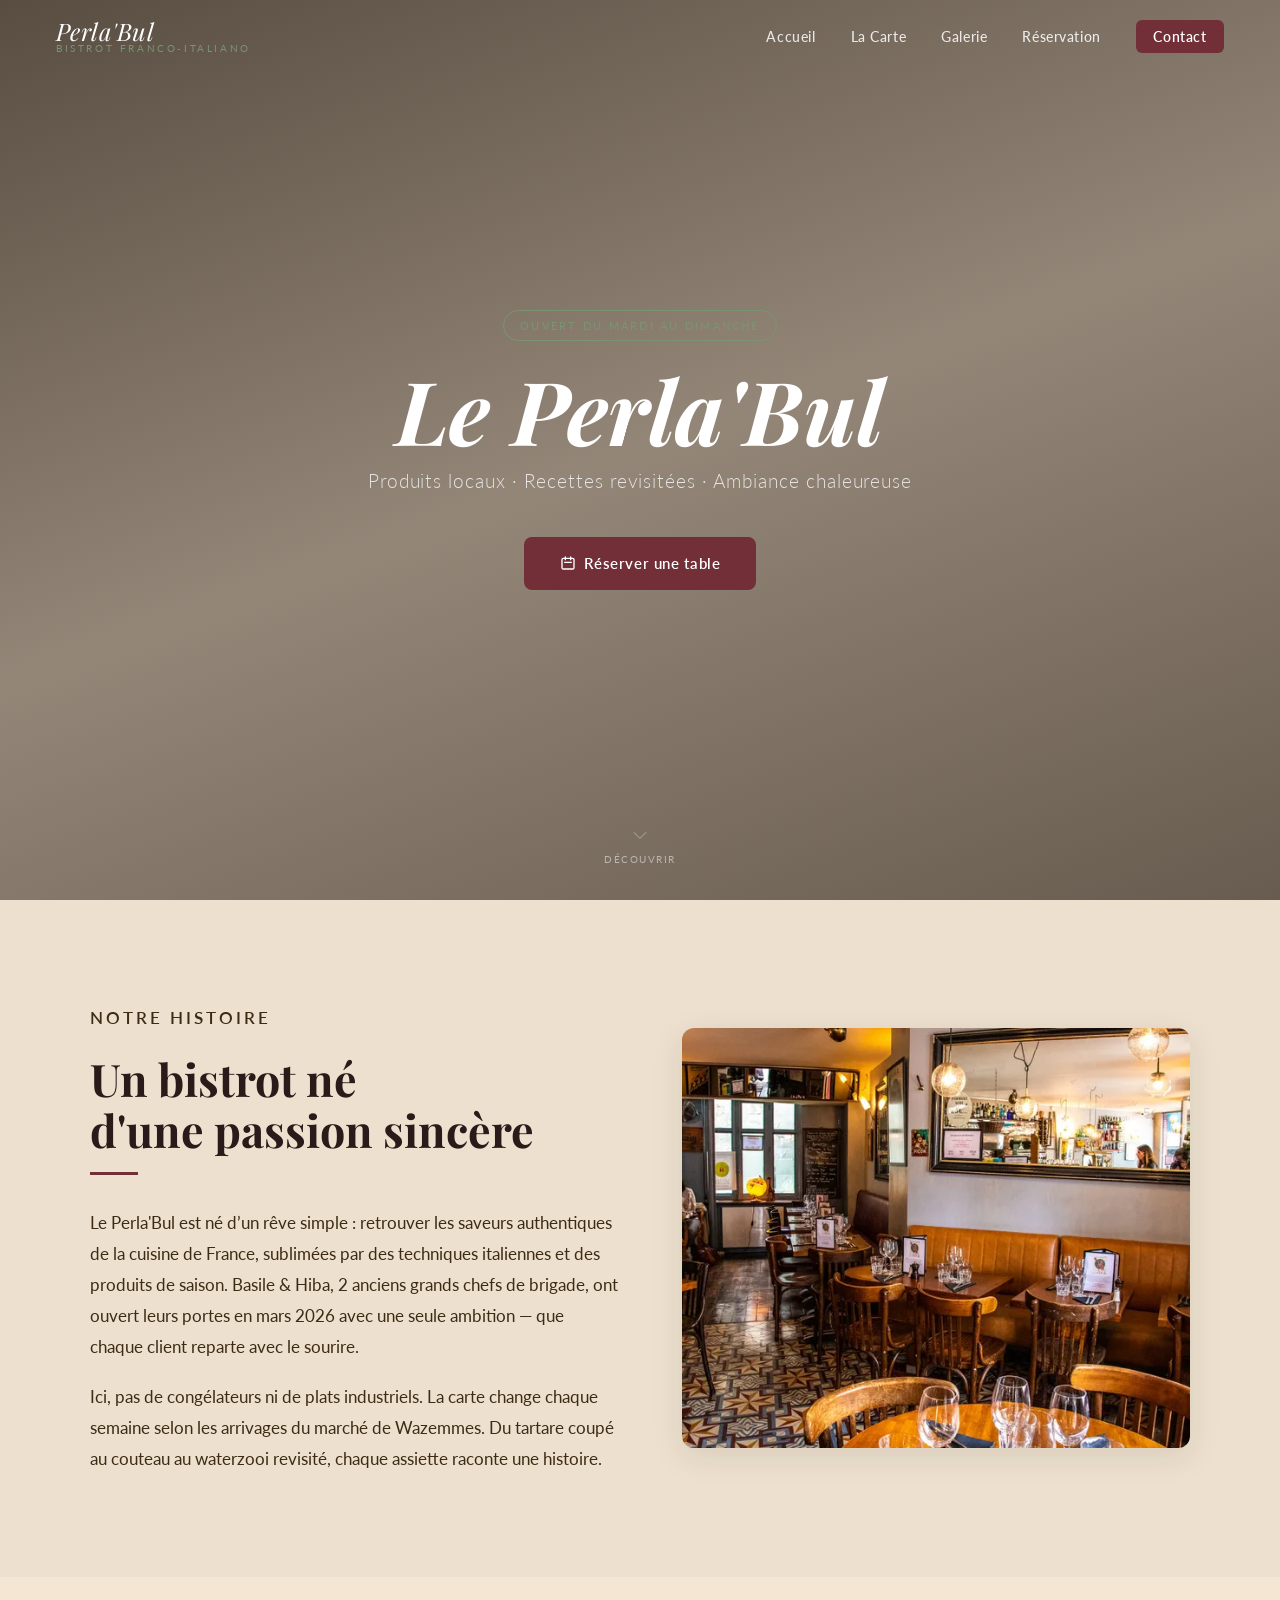
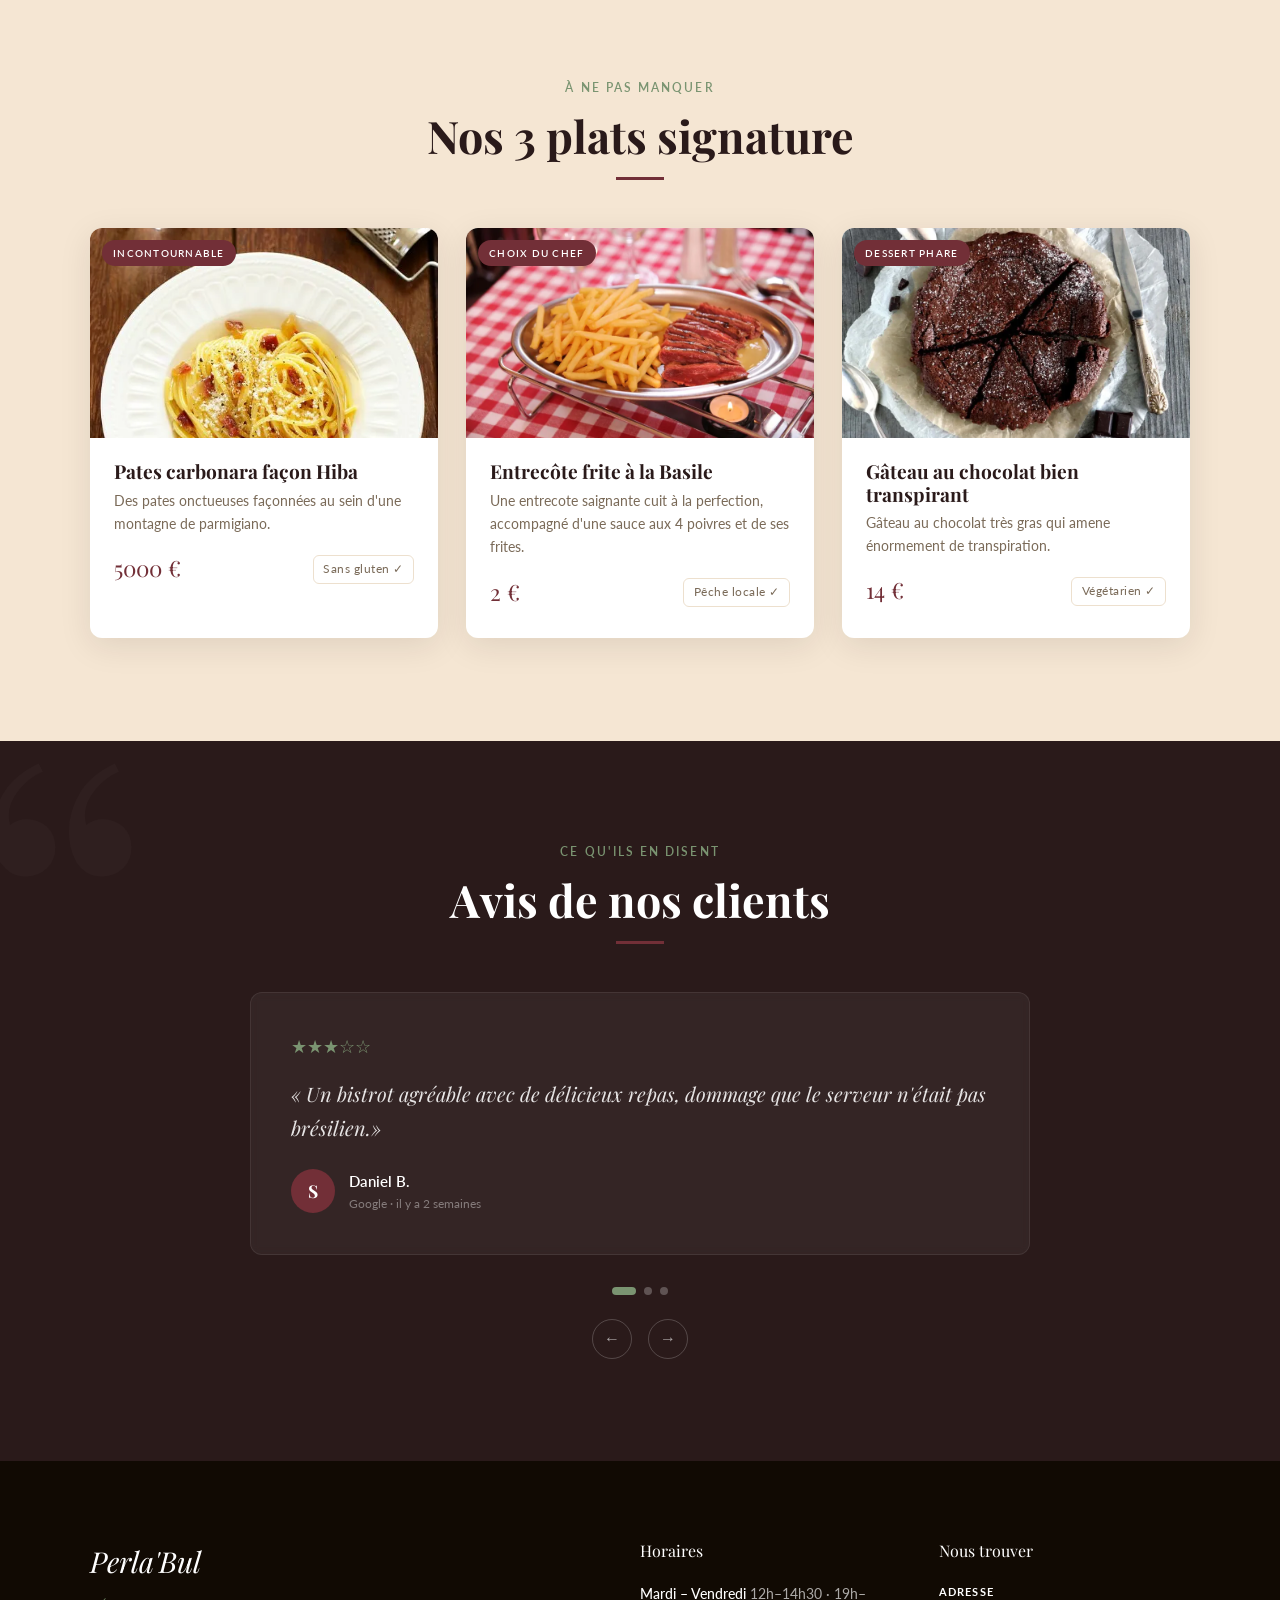
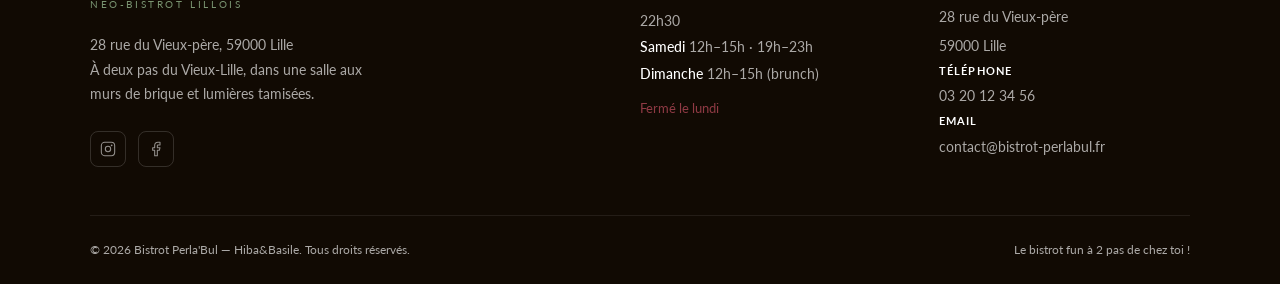
<file: index.html>
<!DOCTYPE html>
<html lang="fr">
<head>
  <meta charset="UTF-8" />
  <meta name="viewport" content="width=device-width, initial-scale=1.0" />
  <title>Le Perla'Bul</title>
  <link rel="preconnect" href="https://fonts.googleapis.com" />
  <link rel="preconnect" href="https://fonts.gstatic.com" crossorigin />
  <link href="https://fonts.googleapis.com/css2?family=Playfair+Display:ital,wght@0,400;0,600;0,700;1,400;1,600&family=Lato:wght@300;400;700&display=swap" rel="stylesheet" />
  <link rel="stylesheet" href="css/style.css" />
</head>
<body>
  <!-- ══════════ NAVBAR ══════════ -->
  <nav id="navbar">
    <a href="index.html" class="nav-logo">
      <span class="logo-main">Perla'Bul</span>
      <span class="logo-sub">Bistrot franco-italiano</span>
    </a>
    <ul class="nav-links">
      <li><a href="index.html">Accueil</a></li>
      <li><a href="menu.html">La Carte</a></li>
      <li><a href="galerie.html">Galerie</a></li>
      <li><a href="reservation.html">Réservation</a></li>
      <li><a href="contact.html" class="nav-cta">Contact</a></li>
    </ul>
    <button id="burger" aria-label="Menu">
      <span></span><span></span><span></span>
    </button>
  </nav>
  <nav id="mobile-menu">
    <a href="index.html">Accueil</a>
    <a href="menu.html">La Carte</a>
    <a href="galerie.html">Galerie</a>
    <a href="reservation.html">Réservation</a>
    <a href="contact.html">Contact</a>
  </nav>

  <!-- ══════════ HERO ══════════ -->
  <section id="hero">
    <div class="hero-bg"></div>
    <div class="hero-content">
      <span class="hero-badge">Ouvert du mardi au dimanche</span>
      <h1 class="hero-title">Le Perla'Bul<br> </h1>
      <p class="hero-slogan">Produits locaux · Recettes revisitées · Ambiance chaleureuse</p>
      <a href="reservation.html" class="hero-btn">
        <svg xmlns="http://www.w3.org/2000/svg" fill="none" viewBox="0 0 24 24" stroke="currentColor" stroke-width="2"><path stroke-linecap="round" stroke-linejoin="round" d="M8 7V3m8 4V3m-9 8h10M5 21h14a2 2 0 002-2V7a2 2 0 00-2-2H5a2 2 0 00-2 2v12a2 2 0 002 2z"/></svg>
        Réserver une table
      </a>
    </div>
    <div class="hero-scroll">
      <svg xmlns="http://www.w3.org/2000/svg" fill="none" viewBox="0 0 24 24" stroke="currentColor" stroke-width="1.5"><path stroke-linecap="round" stroke-linejoin="round" d="M19 9l-7 7-7-7"/></svg>
      Découvrir
    </div>
  </section>

  <!-- ══════════ NOTRE HISTOIRE ══════════ -->
  <section id="histoire">
    <div class="histoire-inner">
      <div class="histoire-text">
        <p class="section-label">Notre histoire</p>
        <h2 class="section-title">Un bistrot né<br>d'une passion sincère</h2>
        <div class="divider"></div>
        <p>Le Perla'Bul est né d’un rêve simple : retrouver les saveurs authentiques de la cuisine de France, sublimées par des techniques italiennes et des produits de saison. Basile & Hiba, 2 anciens grands chefs de brigade, ont ouvert leurs portes en mars 2026 avec une seule ambition — que chaque client reparte avec le sourire.</p>
        <p>Ici, pas de congélateurs ni de plats industriels. La carte change chaque semaine selon les arrivages du marché de Wazemmes. Du tartare coupé au couteau au waterzooi revisité, chaque assiette raconte une histoire.</p>
      </div>
      <div class="histoire-img">
        <img src="img/salle-bistrot.jpg" alt="Intérieur du Bistrot Le Rétro" loading="lazy" />
      </div>
    </div>
  </section>

  <!-- ══════════ PLATS SIGNATURE ══════════ -->
  <section id="plats">
    <div class="plats-header">
      <p class="section-label">À ne pas manquer</p>
      <h2 class="section-title">Nos 3 plats signature</h2>
      <div class="divider center"></div>
    </div>
    <div class="plats-grid">
      <article class="plat-card">
        <div class="plat-img">
          <img src="img/pates-carbo.jpg" alt="Tartare de bœuf" loading="lazy" />
          <span class="plat-tag">Incontournable</span>
        </div>
        <div class="plat-body">
          <h3 class="plat-name">Pates carbonara façon Hiba</h3>
          <p class="plat-desc">Des pates onctueuses façonnées au sein d'une montagne de parmigiano.</p>
          <div class="plat-footer">
            <span class="plat-price">5000 €</span>
            <span class="plat-badge">Sans gluten ✓</span>
          </div>
        </div>
      </article>
      <article class="plat-card">
        <div class="plat-img">
          <img src="img/entrecote-frite-jpg.webp" alt="Sole meunière" loading="lazy" />
          <span class="plat-tag">Choix du Chef</span>
        </div>
        <div class="plat-body">
          <h3 class="plat-name">Entrecôte frite à la Basile</h3>
          <p class="plat-desc">Une entrecote saignante cuit à la perfection, accompagné d'une sauce aux 4 poivres et de ses frites.</p>
          <div class="plat-footer">
            <span class="plat-price">2 €</span>
            <span class="plat-badge">Pêche locale ✓</span>
          </div>
        </div>
      </article>
      <article class="plat-card">
        <div class="plat-img">
          <img src="img/gateau-chocolat.jpg" alt="Crème brûlée" loading="lazy" />
          <span class="plat-tag">Dessert phare</span>
        </div>
        <div class="plat-body">
          <h3 class="plat-name">Gâteau au chocolat bien transpirant</h3>
          <p class="plat-desc">Gâteau au chocolat très gras qui amene énormement de transpiration.</p>
          <div class="plat-footer">
            <span class="plat-price">14 €</span>
            <span class="plat-badge">Végétarien ✓</span>
          </div>
        </div>
      </article>
    </div>
  </section>

  <!-- ══════════ AVIS CLIENTS (carousel) ══════════ -->
  <section id="avis">
    <div class="avis-header">
      <p class="section-label">Ce qu'ils en disent</p>
      <h2 class="section-title">Avis de nos clients</h2>
      <div class="divider center"></div>
    </div>
    <div class="carousel-wrap">
      <div class="carousel-track">
        <div class="carousel-slides" id="carousel-slides">
          <div class="avis-card">
            <div class="stars">★★★☆☆</div>
            <p class="avis-text">« Un bistrot agréable avec de délicieux repas, dommage que le serveur n'était pas brésilien.»</p>
            <div class="avis-author">
              <div class="avis-avatar">S</div>
              <div><p class="avis-name">Daniel B.</p><p class="avis-date">Google · il y a 2 semaines</p></div>
            </div>
          </div>
          <div class="avis-card">
            <div class="stars">★★★★★</div>
            <p class="avis-text">« Une saison blanche ? Tu es sûr ? Qu’est-ce qu’une saison blanche ? Tu regardes les matchs ?»</p>
            <div class="avis-author">
              <div class="avis-avatar">T</div>
              <div><p class="avis-name">Mbappe K.</p><p class="avis-date">TripAdvisor · il y a 1 mois</p></div>
            </div>
          </div>
          <div class="avis-card">
            <div class="stars">★★★★☆</div>
            <p class="avis-text">« Realmente muito bom, mas Valverde e Tchouameni brigaram no bistrô. »</p>
            <div class="avis-author">
              <div class="avis-avatar">A</div>
              <div><p class="avis-name">Vinicius J.</p><p class="avis-date">Google · il y a 3 semaines</p></div>
            </div>
          </div>
        </div>
      </div>
      <div class="carousel-dots" id="carousel-dots">
        <button class="dot active" data-idx="0"></button>
        <button class="dot" data-idx="1"></button>
        <button class="dot" data-idx="2"></button>
      </div>
      <div class="carousel-nav">
        <button class="carousel-btn" id="prev-btn" aria-label="Précédent">&#8592;</button>
        <button class="carousel-btn" id="next-btn" aria-label="Suivant">&#8594;</button>
      </div>
    </div>
  </section>

  <!-- ══════════ FOOTER ══════════ -->
  <footer id="contact">
    <div class="footer-grid">
      <div class="footer-brand">
        <span class="logo-main serif" style="font-style:italic;color:#fff;">Perla'Bul</span>
        <span class="logo-sub" style="letter-spacing:.25em;text-transform:uppercase;font-size:.65rem;color:var(--sage);">Néo-Bistrot Lillois</span>
        <p>28 rue du Vieux-père, 59000 Lille<br>À deux pas du Vieux-Lille, dans une salle aux murs de brique et lumières tamisées.</p>
        <div class="social-row">
          <a href="#" class="social-icon" aria-label="Instagram">
            <svg xmlns="http://www.w3.org/2000/svg" fill="none" viewBox="0 0 24 24" stroke="currentColor" stroke-width="1.6"><rect x="2" y="2" width="20" height="20" rx="5"/><circle cx="12" cy="12" r="4"/><circle cx="17.5" cy="6.5" r=".5" fill="currentColor"/></svg>
          </a>
          <a href="#" class="social-icon" aria-label="Facebook">
            <svg xmlns="http://www.w3.org/2000/svg" fill="none" viewBox="0 0 24 24" stroke="currentColor" stroke-width="1.6"><path stroke-linecap="round" stroke-linejoin="round" d="M18 2h-3a5 5 0 00-5 5v3H7v4h3v8h4v-8h3l1-4h-4V7a1 1 0 011-1h3z"/></svg>
          </a>
        </div>
      </div>
      <div>
        <p class="footer-title">Horaires</p>
        <ul class="footer-hours">
          <li><span>Mardi – Vendredi</span> 12h–14h30 · 19h–22h30</li>
          <li><span>Samedi</span> 12h–15h · 19h–23h</li>
          <li><span>Dimanche</span> 12h–15h (brunch)</li>
          <li style="margin-top:.5rem;color:var(--wine-light);font-size:.82rem;">Fermé le lundi</li>
        </ul>
      </div>
      <div>
        <p class="footer-title">Nous trouver</p>
        <ul class="footer-contact">
          <li><strong>Adresse</strong>28 rue du Vieux-père<br>59000 Lille</li>
          <li><strong>Téléphone</strong><a href="tel:+33320123456">03 20 12 34 56</a></li>
          <li><strong>Email</strong><a href="mailto:contact@bistrot-retro.fr">contact@bistrot-perlabul.fr</a></li>
        </ul>
      </div>
    </div>
    <div class="footer-bottom">
      <span>© 2026 Bistrot Perla'Bul — Hiba&Basile. Tous droits réservés.</span>
      <span>Le bistrot fun à 2 pas de chez toi !</span>
    </div>
  </footer>

  <!-- Scripts -->
  <script src="js/main.js"></script>
  <script src="js/index.js" defer></script>
</body>
</html>
</file>
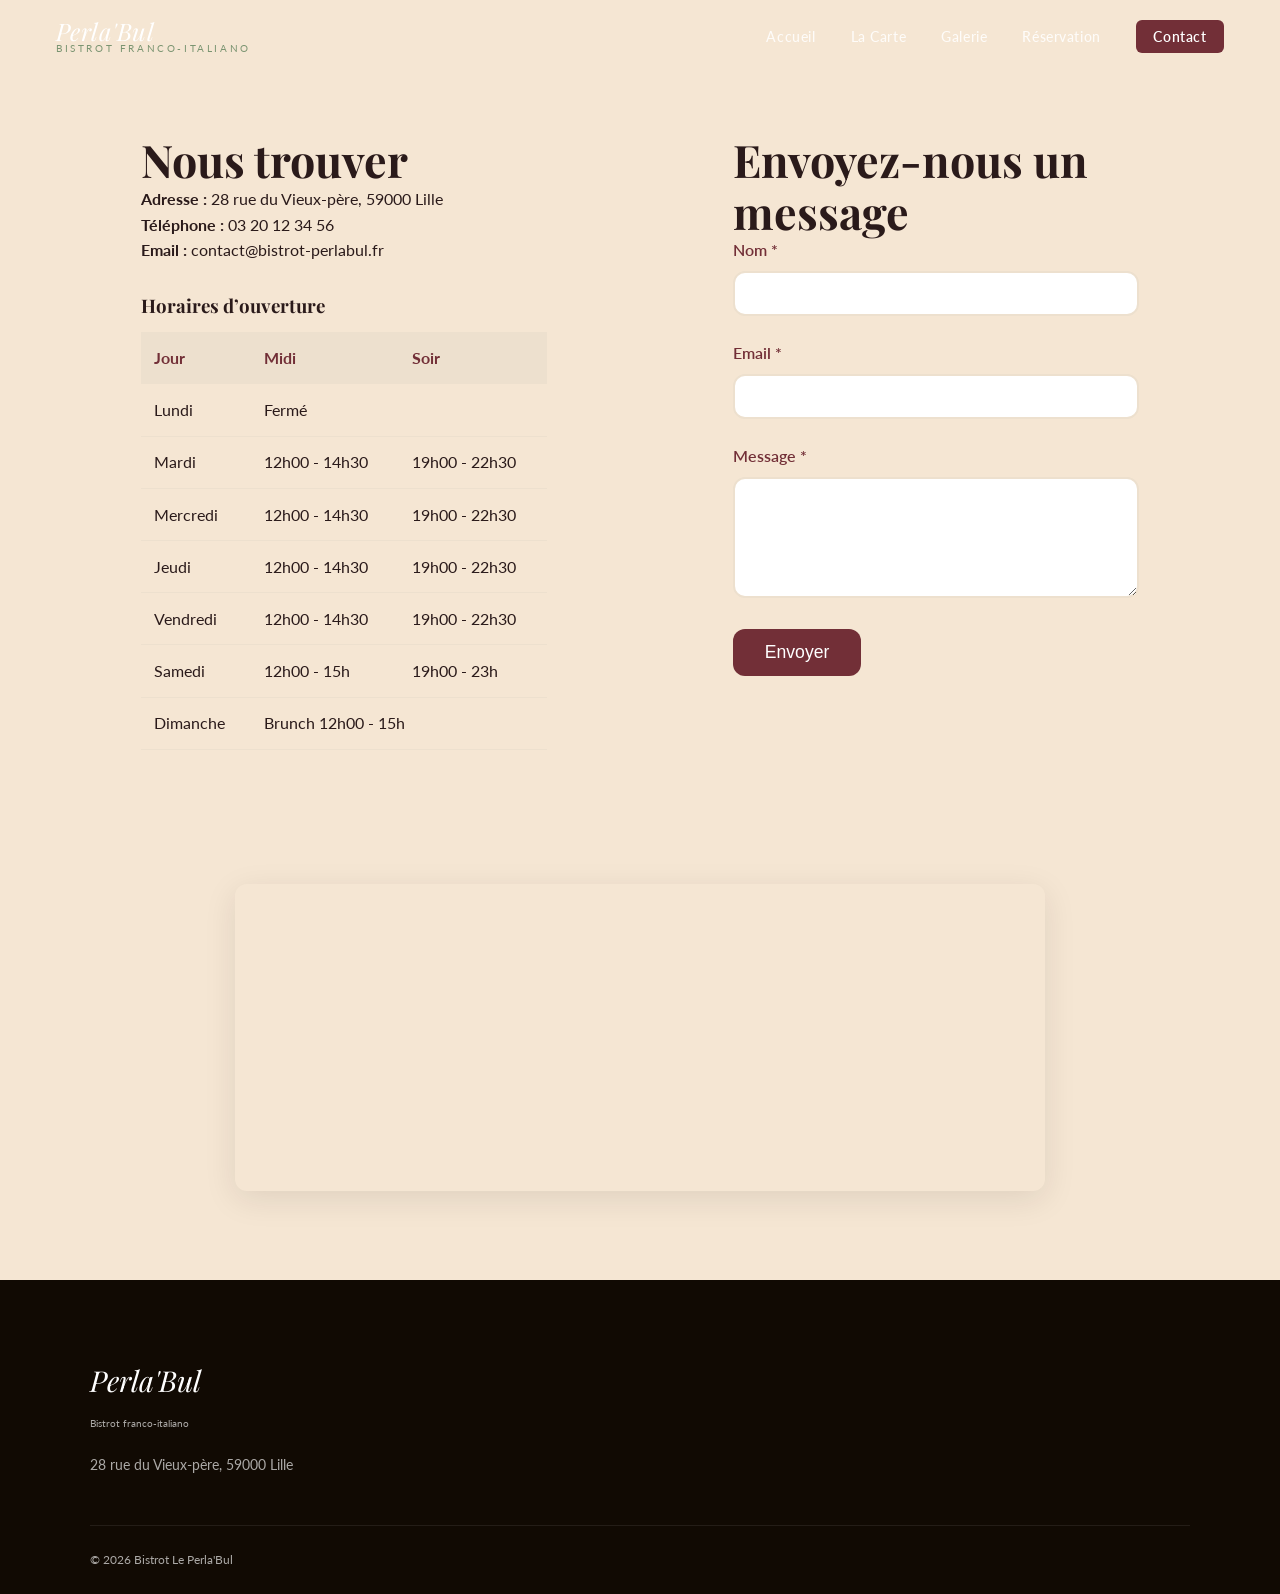
<file: contact.html>
<!DOCTYPE html>
<html lang="fr">
<head>
  <meta charset="UTF-8" />
  <meta name="viewport" content="width=device-width, initial-scale=1.0" />
  <title>Perla'Bul – Contact</title>
  <link rel="preconnect" href="https://fonts.googleapis.com" />
  <link rel="preconnect" href="https://fonts.gstatic.com" crossorigin />
  <link href="https://fonts.googleapis.com/css2?family=Playfair+Display:ital,wght@0,400;0,600;0,700;1,400;1,600&family=Lato:wght@300;400;700&display=swap" rel="stylesheet" />
  <link rel="stylesheet" href="css/style.css" />
</head>
<body>
  <nav id="navbar">
    <a href="index.html" class="nav-logo">
      <span class="logo-main">Perla'Bul</span>
      <span class="logo-sub">Bistrot franco-italiano</span>
    </a>
    <ul class="nav-links">
      <li><a href="index.html">Accueil</a></li>
      <li><a href="menu.html">La Carte</a></li>
      <li><a href="galerie.html">Galerie</a></li>
      <li><a href="reservation.html">Réservation</a></li>
      <li><a href="contact.html" class="nav-cta">Contact</a></li>
    </ul>
    <button id="burger" aria-label="Menu"><span></span><span></span><span></span></button>
  </nav>
  <nav id="mobile-menu">
    <a href="index.html">Accueil</a>
    <a href="menu.html">La Carte</a>
    <a href="galerie.html">Galerie</a>
    <a href="reservation.html">Réservation</a>
    <a href="contact.html">Contact</a>
  </nav>

  <main class="contact-container">
    <section class="contact-info">
      <h2 class="section-title">Nous trouver</h2>
      <p><strong>Adresse :</strong> 28 rue du Vieux-père, 59000 Lille</p>
      <p><strong>Téléphone :</strong> <a href="tel:+33320123456">03 20 12 34 56</a></p>
      <p><strong>Email :</strong> <a href="mailto:contact@bistrot-retro.fr">contact@bistrot-perlabul.fr</a></p>

      <h3 style="margin-top:2rem;">Horaires d’ouverture</h3>
      <table>
        <thead><tr><th>Jour</th><th>Midi</th><th>Soir</th></tr></thead>
        <tbody>
          <tr><td>Lundi</td><td colspan="2">Fermé</td></tr>
          <tr><td>Mardi</td><td>12h00 - 14h30</td><td>19h00 - 22h30</td></tr>
          <tr><td>Mercredi</td><td>12h00 - 14h30</td><td>19h00 - 22h30</td></tr>
          <tr><td>Jeudi</td><td>12h00 - 14h30</td><td>19h00 - 22h30</td></tr>
          <tr><td>Vendredi</td><td>12h00 - 14h30</td><td>19h00 - 22h30</td></tr>
          <tr><td>Samedi</td><td>12h00 - 15h</td><td>19h00 - 23h</td></tr>
          <tr><td>Dimanche</td><td colspan="2">Brunch 12h00 - 15h</td></tr>
        </tbody>
      </table>
    </section>

    <section class="contact-form">
      <h2 class="section-title">Envoyez-nous un message</h2>
      <form id="contactForm" action="#" method="post">
        <div class="form-group">
          <label for="c-nom">Nom *</label>
          <input type="text" id="c-nom" name="nom" required>
        </div>
        <div class="form-group">
          <label for="c-email">Email *</label>
          <input type="email" id="c-email" name="email" required>
        </div>
        <div class="form-group">
          <label for="c-message">Message *</label>
          <textarea id="c-message" name="message" rows="5" required></textarea>
        </div>
        <button type="submit" class="btn">Envoyer</button>
      </form>
      <p id="contactFeedback" style="margin-top:1rem; color: var(--sage);"></p>
    </section>
  <div class="map-container">
    <iframe src="https://www.google.com/maps/embed?pb=!1m18!1m12!1m3!1d2529.975374977557!2d3.062615315738463!3d50.63697597950112!2m3!1f0!2f0!3f0!3m2!1i1024!2i768!4f13.1!3m3!1m2!1s0x47c2d58979c2b183%3A0x40b693c4099a565!2sVieille%20Bourse!5e0!3m2!1sfr!2sfr!4v1672531200000" allowfullscreen="" loading="lazy" title="Plan d'accès"></iframe>
  </div>
  </main>

  <footer>
    <div class="footer-grid">
      <div class="footer-brand">
        <span class="logo-main serif" style="font-style:italic;color:#fff;">Perla'Bul</span>
        <span class="logo-sub">Bistrot franco-italiano</span>
        <p>28 rue du Vieux-père, 59000 Lille</p>
      </div>
    </div>
    <div class="footer-bottom"><span>© 2026 Bistrot Le Perla'Bul</span></div>
  </footer>

  <script src="js/main.js"></script>
  <script src="js/contact.js" defer></script>
</body>
</html>
</file>
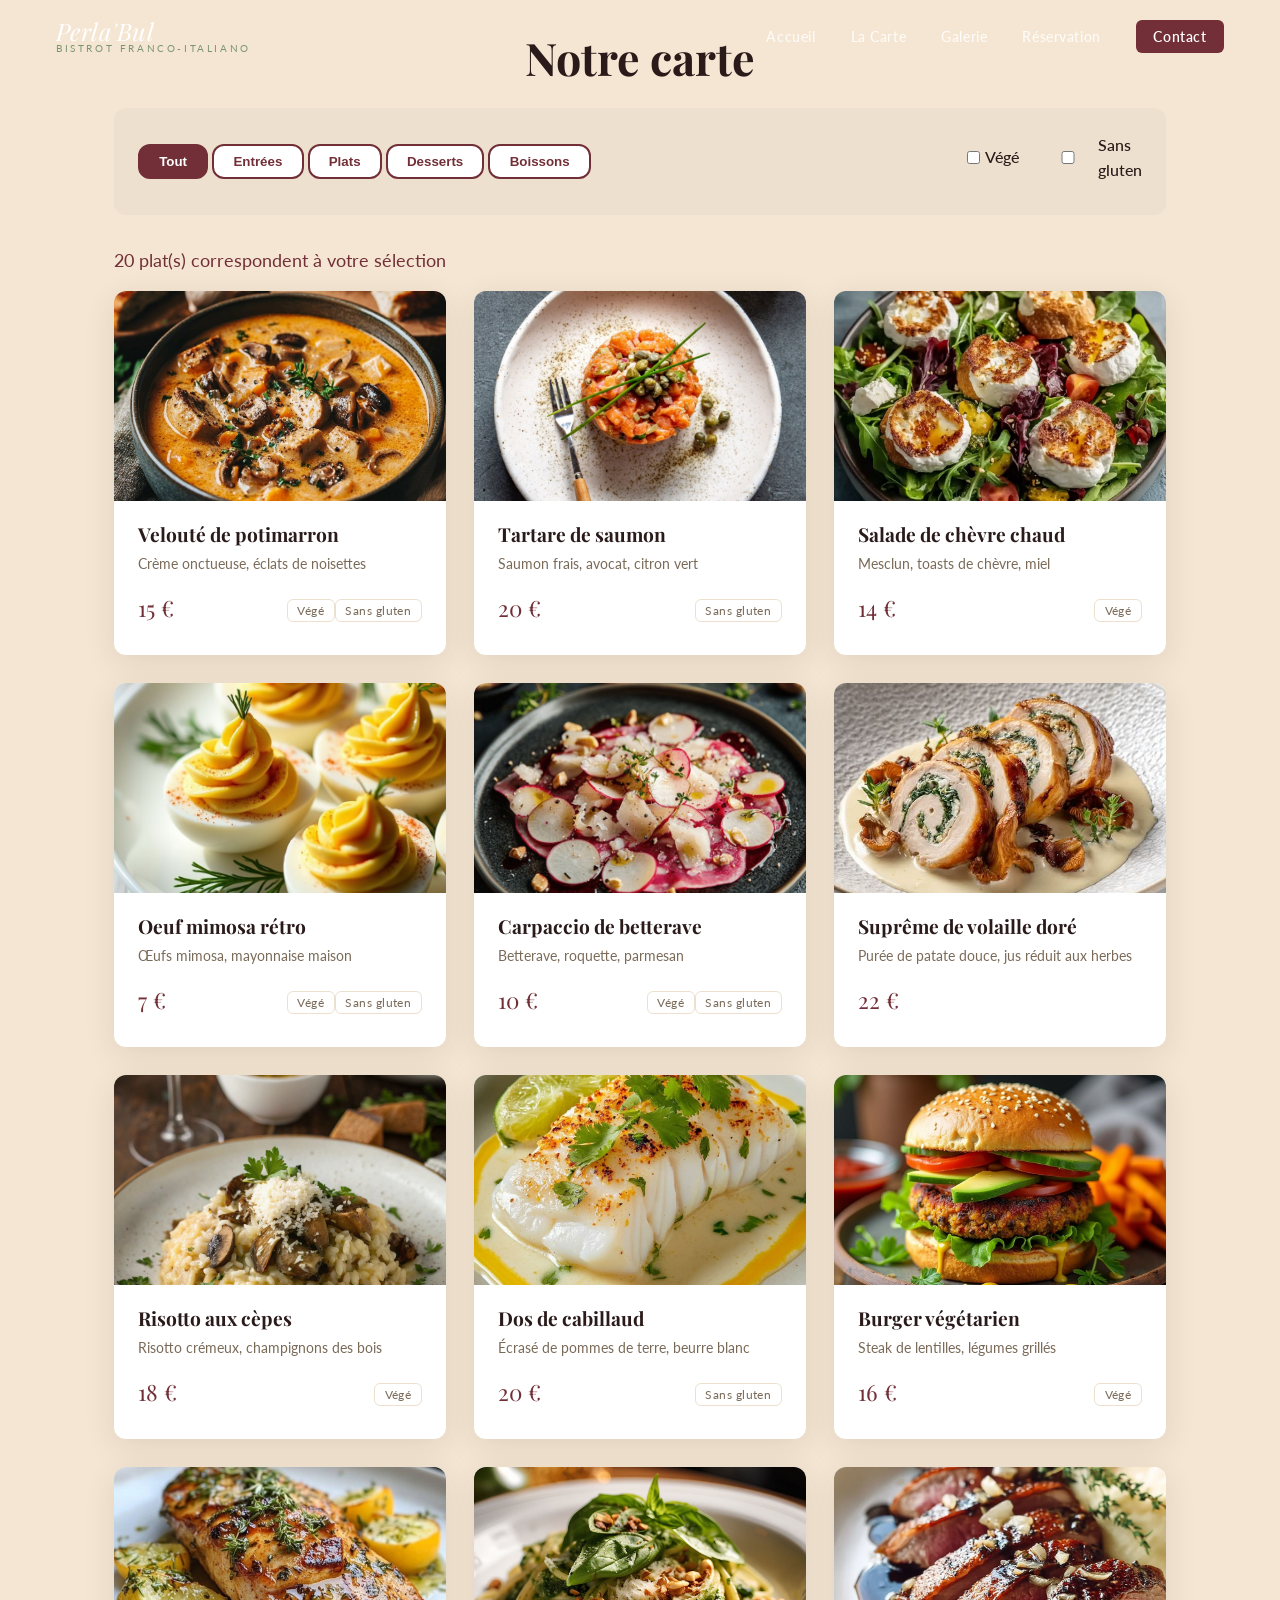
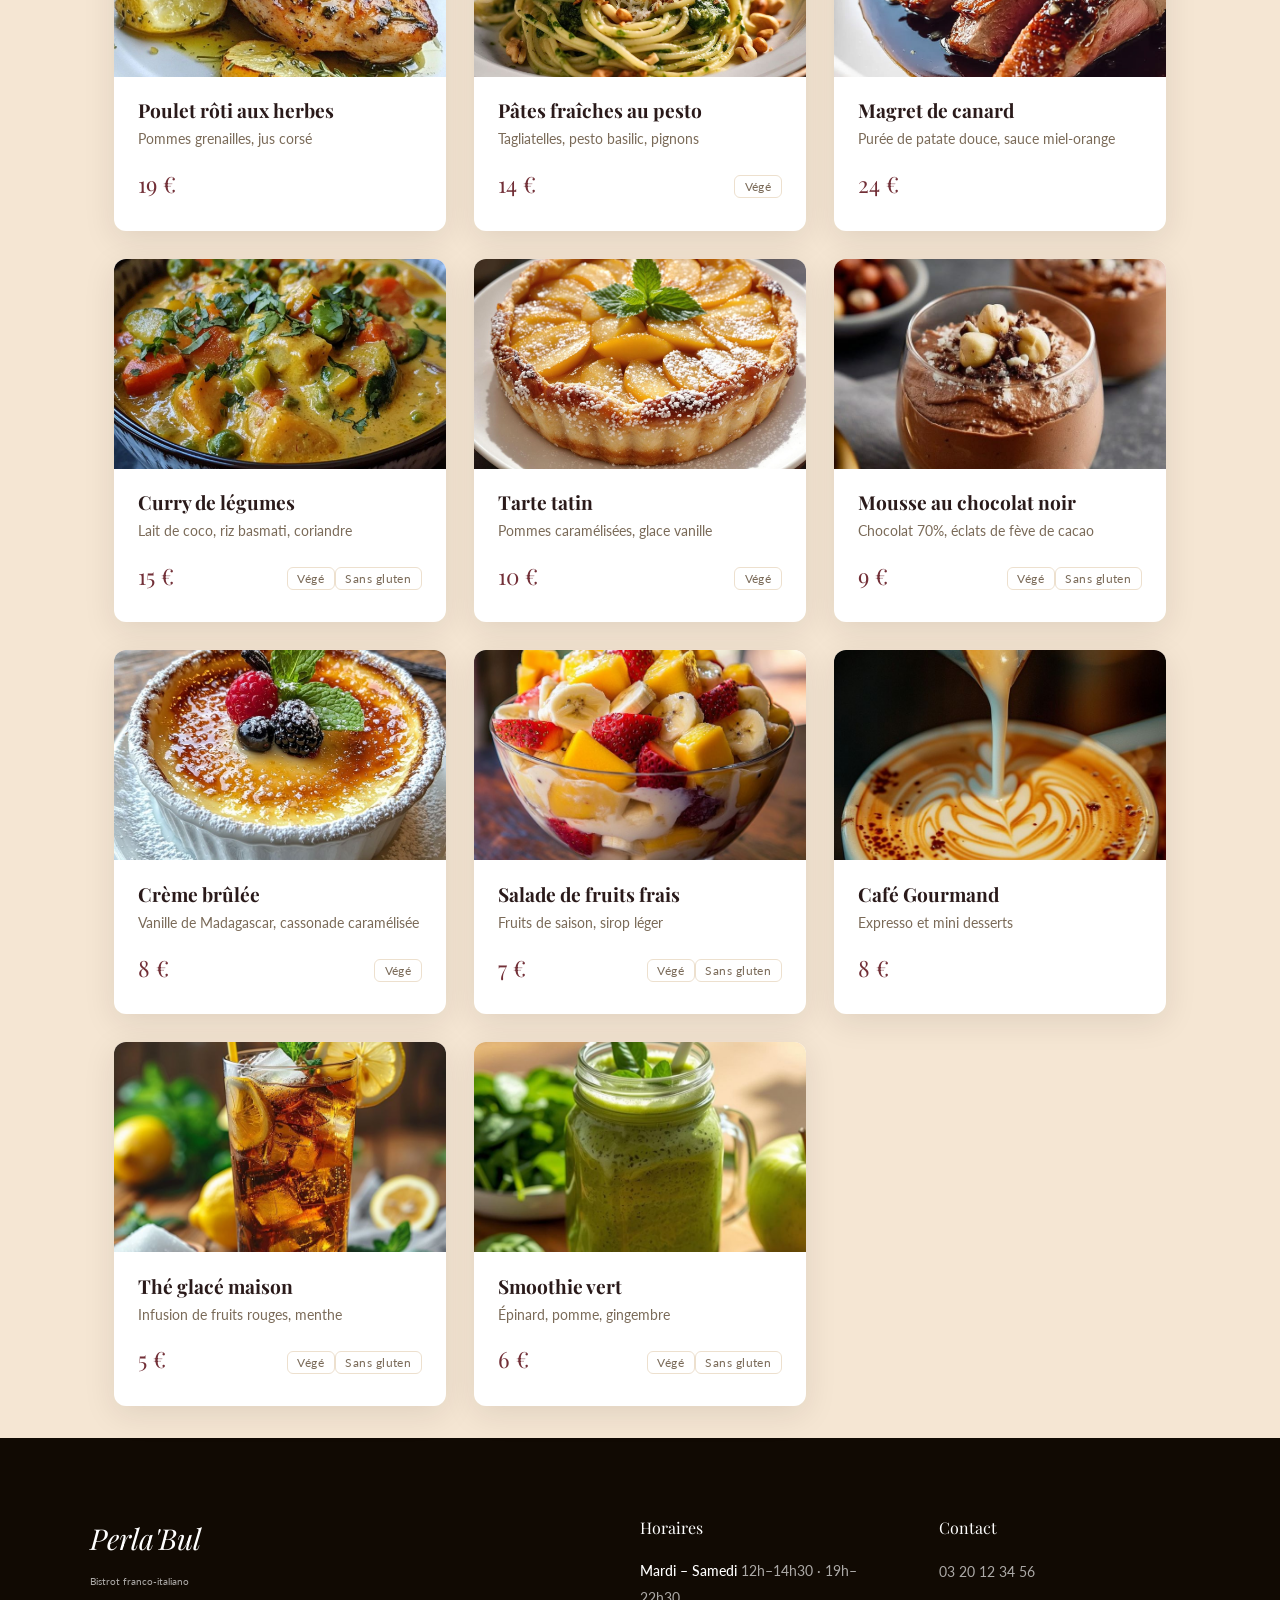
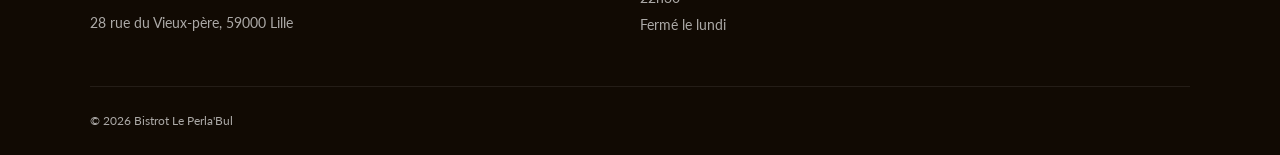
<file: menu.html>
<!DOCTYPE html>
<html lang="fr">
<head>
  <meta charset="UTF-8" />
  <meta name="viewport" content="width=device-width, initial-scale=1.0" />
  <title>Perla'Bul– La Carte</title>
  <link rel="preconnect" href="https://fonts.googleapis.com" />
  <link rel="preconnect" href="https://fonts.gstatic.com" crossorigin />
  <link href="https://fonts.googleapis.com/css2?family=Playfair+Display:ital,wght@0,400;0,600;0,700;1,400;1,600&family=Lato:wght@300;400;700&display=swap" rel="stylesheet" />
  <link rel="stylesheet" href="css/style.css" />
</head>
<body>
  <nav id="navbar">
    <a href="index.html" class="nav-logo">
      <span class="logo-main">Perla'Bul</span>
      <span class="logo-sub">Bistrot franco-italiano</span>
    </a>
    <ul class="nav-links">
      <li><a href="index.html">Accueil</a></li>
      <li><a href="menu.html">La Carte</a></li>
      <li><a href="galerie.html">Galerie</a></li>
      <li><a href="reservation.html">Réservation</a></li>
      <li><a href="contact.html" class="nav-cta">Contact</a></li>
    </ul>
    <button id="burger" aria-label="Menu"><span></span><span></span><span></span></button>
  </nav>
  <nav id="mobile-menu">
    <a href="index.html">Accueil</a>
    <a href="menu.html">La Carte</a>
    <a href="galerie.html">Galerie</a>
    <a href="reservation.html">Réservation</a>
    <a href="contact.html">Contact</a>
  </nav>

  <main class="menu-container">
    <h1 class="section-title" style="text-align:center; margin-bottom:1.5rem;">Notre carte</h1>

    <!-- FILTRES -->
    <div class="filters">
      <div>
        <button class="filter-btn active" data-categorie="tout">Tout</button>
        <button class="filter-btn" data-categorie="entrée">Entrées</button>
        <button class="filter-btn" data-categorie="plat">Plats</button>
        <button class="filter-btn" data-categorie="dessert">Desserts</button>
        <button class="filter-btn" data-categorie="boisson">Boissons</button>
      </div>
      <div class="checkboxes">
        <label><input type="checkbox" id="filterVege"> Végé</label>
        <label><input type="checkbox" id="filterSansGluten"> Sans gluten</label>
      </div>
    </div>

    <p class="counter" id="compteur"></p>

    <div class="menu-grid" id="platsContainer"></div>
  </main>

  <footer>
    <!-- footer identique à l'index, simplifié pour la démonstration -->
    <div class="footer-grid">
      <div class="footer-brand">
        <span class="logo-main serif" style="font-style:italic;color:#fff;">Perla'Bul</span>
        <span class="logo-sub">Bistrot franco-italiano</span>
        <p>28 rue du Vieux-père, 59000 Lille</p>
      </div>
      <div>
        <p class="footer-title">Horaires</p>
        <ul class="footer-hours">
          <li><span>Mardi – Samedi</span> 12h–14h30 · 19h–22h30</li>
          <li>Fermé le lundi</li>
        </ul>
      </div>
      <div>
        <p class="footer-title">Contact</p>
        <ul class="footer-contact">
          <li><a href="tel:+33320123456">03 20 12 34 56</a></li>
        </ul>
      </div>
    </div>
    <div class="footer-bottom">
      <span>© 2026 Bistrot Le Perla'Bul</span>
    </div>
  </footer>

  <script src="js/main.js"></script>
  <script src="js/menu.js" defer></script>
</body>
</html>
</file>
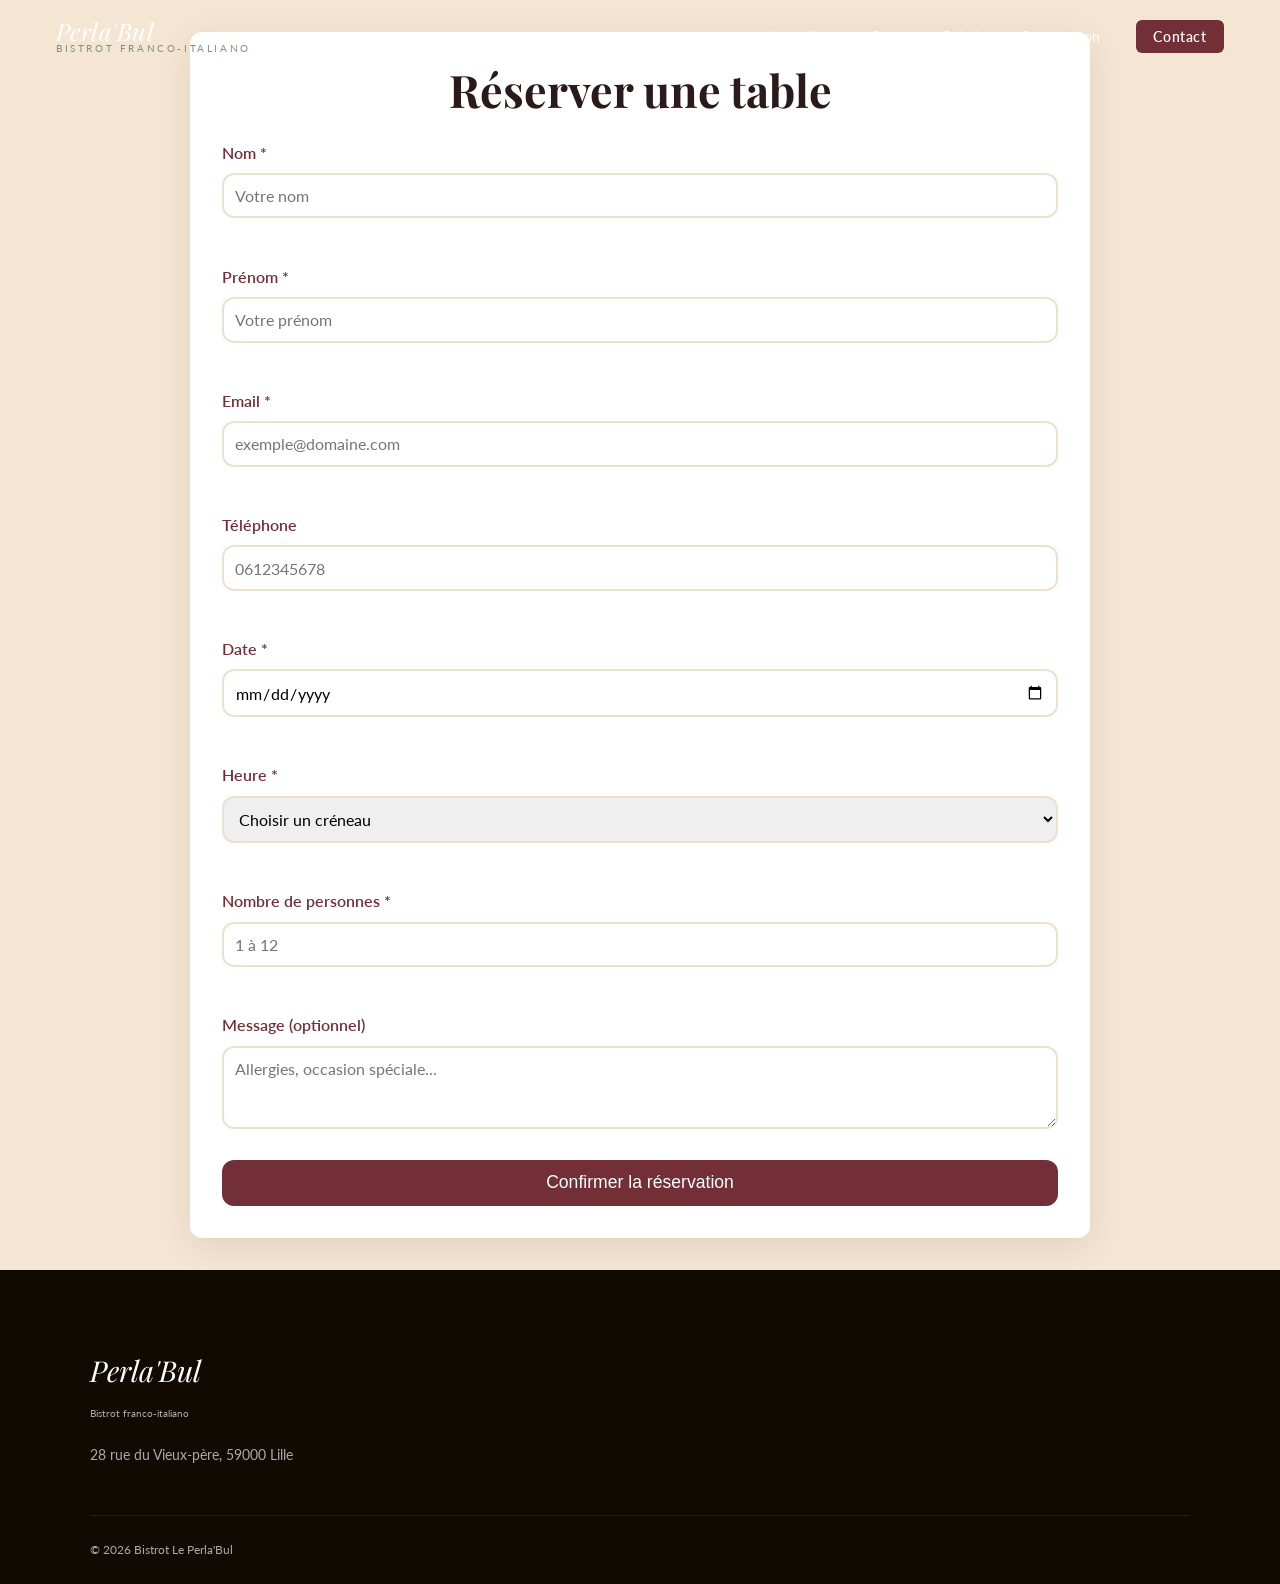
<file: reservation.html>
<!DOCTYPE html>
<html lang="fr">
<head>
  <meta charset="UTF-8" />
  <meta name="viewport" content="width=device-width, initial-scale=1.0" />
  <title>Perla'Bul – Réservation</title>
  <link rel="preconnect" href="https://fonts.googleapis.com" />
  <link rel="preconnect" href="https://fonts.gstatic.com" crossorigin />
  <link href="https://fonts.googleapis.com/css2?family=Playfair+Display:ital,wght@0,400;0,600;0,700;1,400;1,600&family=Lato:wght@300;400;700&display=swap" rel="stylesheet" />
  <link rel="stylesheet" href="css/style.css" />
</head>
<body>
  <nav id="navbar">
    <a href="index.html" class="nav-logo">
      <span class="logo-main">Perla'Bul</span>
      <span class="logo-sub">Bistrot franco-italiano</span>
    </a>
    <ul class="nav-links">
      <li><a href="index.html">Accueil</a></li>
      <li><a href="menu.html">La Carte</a></li>
      <li><a href="galerie.html">Galerie</a></li>
      <li><a href="reservation.html">Réservation</a></li>
      <li><a href="contact.html" class="nav-cta">Contact</a></li>
    </ul>
    <button id="burger" aria-label="Menu"><span></span><span></span><span></span></button>
  </nav>
  <nav id="mobile-menu">
    <a href="index.html">Accueil</a>
    <a href="menu.html">La Carte</a>
    <a href="galerie.html">Galerie</a>
    <a href="reservation.html">Réservation</a>
    <a href="contact.html">Contact</a>
  </nav>

  <main class="form-container">
    <h1 class="section-title" style="text-align:center; margin-bottom:1.5rem;">Réserver une table</h1>
    <form id="reservationForm" novalidate>
      <div class="form-group">
        <label for="nom">Nom *</label>
        <input type="text" id="nom" name="nom" required placeholder="Votre nom">
        <div class="error-message" id="error-nom"></div>
      </div>
      <div class="form-group">
        <label for="prenom">Prénom *</label>
        <input type="text" id="prenom" name="prenom" required placeholder="Votre prénom">
        <div class="error-message" id="error-prenom"></div>
      </div>
      <div class="form-group">
        <label for="email">Email *</label>
        <input type="email" id="email" name="email" required placeholder="exemple@domaine.com">
        <div class="error-message" id="error-email"></div>
      </div>
      <div class="form-group">
        <label for="tel">Téléphone</label>
        <input type="tel" id="tel" name="tel" pattern="[0-9]{10}" placeholder="0612345678">
        <div class="error-message" id="error-tel"></div>
      </div>
      <div class="form-group">
        <label for="date">Date *</label>
        <input type="date" id="date" name="date" required>
        <div class="error-message" id="error-date"></div>
      </div>
      <div class="form-group">
        <label for="heure">Heure *</label>
        <select id="heure" name="heure" required>
          <option value="">Choisir un créneau</option>
          <option value="12:00">12:00</option>
          <option value="12:30">12:30</option>
          <option value="13:00">13:00</option>
          <option value="19:00">19:00</option>
          <option value="19:30">19:30</option>
          <option value="20:00">20:00</option>
          <option value="20:30">20:30</option>
        </select>
        <div class="error-message" id="error-heure"></div>
      </div>
      <div class="form-group">
        <label for="personnes">Nombre de personnes *</label>
        <input type="number" id="personnes" name="personnes" min="1" max="12" required placeholder="1 à 12">
        <div class="error-message" id="error-personnes"></div>
      </div>
      <div class="form-group">
        <label for="message">Message (optionnel)</label>
        <textarea id="message" name="message" rows="3" placeholder="Allergies, occasion spéciale..."></textarea>
      </div>
      <button type="submit" class="btn" style="width:100%;">Confirmer la réservation</button>
    </form>
    <div class="confirmation" id="confirmationMsg"></div>
  </main>

  <footer>
    <div class="footer-grid">
      <div class="footer-brand">
        <span class="logo-main serif" style="font-style:italic;color:#fff;">Perla'Bul</span>
        <span class="logo-sub">Bistrot franco-italiano</span>
        <p>28 rue du Vieux-père, 59000 Lille</p>
      </div>
    </div>
    <div class="footer-bottom"><span>© 2026 Bistrot Le Perla'Bul</span></div>
  </footer>

  <script src="js/main.js"></script>
  <script src="js/reservation.js" defer></script>
</body>
</html>
</file>
<file: css/style.css>
:root {
  --cream:      #f5e6d3;      
  --dark:       #2a1a1a;     
  --wine:       #722f37;     
  --wine-light: #8f3a44;     
  --sage:       #7a9471;      
  --sage-light: #94ad8b;      
  --warm:       #ede0ce;      
  --muted:      #7a6a58;      
  --card-bg:    #FFFFFF;      
  --radius:     12px;
  --shadow:     0 8px 32px rgba(42, 26, 26, 0.10);
  --nav-h:      72px;        
  --transition: .3s ease;
}


*, *::before, *::after {
  box-sizing: border-box;
  margin: 0;
  padding: 0;
}

html {
  scroll-behavior: smooth;
}

body {
  font-family: 'Lato', sans-serif;
  background: var(--cream);
  color: var(--dark);
  overflow-x: hidden;
  line-height: 1.6;
}

img {
  display: block;
  max-width: 100%;
}

a {
  text-decoration: none;
  color: inherit;
}

ul {
  list-style: none;
}


.serif { font-family: 'Playfair Display', serif; }
h1, h2, h3, h4 {
  font-family: 'Playfair Display', serif;
  line-height: 1.15;
  color: var(--dark);
}

.section-label {
  font-size: .72rem;
  font-weight: 600;
  letter-spacing: .18em;
  text-transform: uppercase;
  color: var(--sage);
  margin-bottom: .75rem;
}

.section-title {
  font-size: clamp(1.8rem, 4vw, 2.8rem);
  color: var(--dark);
}

.divider {
  width: 48px;
  height: 3px;
  background: var(--wine);
  margin: 1rem 0 2rem;
}
.divider.center {
  margin: 1rem auto 2rem;
}


#navbar {
  position: fixed;
  top: 0;
  left: 0;
  right: 0;
  z-index: 999;
  height: var(--nav-h);
  display: flex;
  align-items: center;
  justify-content: space-between;
  padding: 0 clamp(1.25rem, 5vw, 3.5rem);
  transition: background .35s, box-shadow .35s;
}

#navbar.scrolled {
  background: var(--dark);
  box-shadow: 0 4px 24px rgba(0, 0, 0, 0.25);
}

.nav-logo {
  display: flex;
  flex-direction: column;
  line-height: 1;
}
.nav-logo .logo-main {
  font-family: 'Playfair Display', serif;
  font-style: italic;
  font-size: 1.5rem;
  color: #fff;
  letter-spacing: .02em;
}
.nav-logo .logo-sub {
  font-size: .65rem;
  letter-spacing: .25em;
  text-transform: uppercase;
  color: var(--sage);
}


.nav-links {
  display: flex;
  gap: 2.2rem;
  align-items: center;
}
.nav-links a {
  color: rgba(255, 255, 255, 0.85);
  font-size: .88rem;
  font-weight: 500;
  letter-spacing: .04em;
  position: relative;
  transition: color .2s;

}
.nav-links a::after {
  content: '';
  position: absolute;
  bottom: -4px;
  left: 0;
  width: 0;
  height: 2px;
  background: var(--sage);
  transition: width .3s ease;
}
.nav-links a:hover {
  color: #fff;
  background-color: rgba(41, 25, 25, 0.253);
  box-shadow: 0 4px 24px rgba(0, 0, 0, 0.25);
  border-radius: 10%;
}
.nav-links a:hover::after {
  width: 100%;
}


.nav-cta {
  background: var(--wine);
  color: #fff !important;
  padding: .5rem 1.1rem;
  border-radius: 6px;
  font-weight: 600 !important;
  transition: background .2s !important;
}
.nav-cta:hover {
  background: var(--wine-light) !important;
}
.nav-cta::after {
  display: none !important;
}


#burger {
  display: none;               
  flex-direction: column;
  gap: 5px;
  cursor: pointer;
  padding: 6px;
  background: none;
  border: none;
}
#burger span {
  display: block;
  width: 26px;
  height: 2px;
  background: #fff;
  border-radius: 2px;
  transition: transform .3s, opacity .3s;
}


#mobile-menu {
  display: none;
  position: fixed;
  top: var(--nav-h);
  left: 0;
  right: 0;
  background: var(--dark);
  z-index: 998;
  padding: 1.5rem clamp(1.25rem, 5vw, 3.5rem);
  flex-direction: column;
  gap: 1rem;
  transform: translateY(-10px);
  opacity: 0;
  transition: opacity .3s, transform .3s;
}
#mobile-menu.visible {
  display: flex;
  opacity: 1;
  transform: translateY(0);
}
#mobile-menu a {
  color: rgba(255, 255, 255, 0.85);
  font-size: 1rem;
  font-weight: 500;
  padding: .5rem 0;
  border-bottom: 1px solid rgba(255, 255, 255, 0.08);
}


#hero {
  position: relative;
  height: 100vh;
  min-height: 580px;
  display: flex;
  align-items: center;
  justify-content: center;
  overflow: hidden;
}
#hero .hero-bg {
  position: absolute;
  inset: 0;
  background: url('https://images.unsplash.com/photo-1414235077428-338989a2e8c0?w=1920&auto=format&fit=crop&q=80') center/cover no-repeat;
  transform: scale(1.05);
  transition: transform 8s ease-out;
}
#hero.loaded .hero-bg {
  transform: scale(1);
}
#hero::after {
  content: '';
  position: absolute;
  inset: 0;
  background: linear-gradient(
    160deg,
    rgba(28, 18, 9, 0.72) 0%,
    rgba(28, 18, 9, 0.45) 50%,
    rgba(28, 18, 9, 0.65) 100%
  );
}
.hero-content {
  position: relative;
  z-index: 1;
  text-align: center;
  padding: 0 1.5rem;
  animation: heroFadeUp .9s ease both;
}
@keyframes heroFadeUp {
  from { opacity: 0; transform: translateY(50px); }
  to   { opacity: 1; transform: translateY(0); }
}
.hero-badge {
  display: inline-block;
  font-size: .7rem;
  letter-spacing: .2em;
  text-transform: uppercase;
  color: var(--sage);
  border: 1px solid var(--sage);
  padding: .35rem 1rem;
  border-radius: 100px;
  margin-bottom: 1.4rem;
  animation: heroFadeUp .9s .15s ease both;
}
.hero-title {
  font-size: clamp(2.6rem, 8vw, 5.5rem);
  color: #fff;
  line-height: 1.05;
  font-style: italic;
  max-width: 780px;
  margin: 0 auto .6rem;
  animation: heroFadeUp .9s .25s ease both;
}
.hero-slogan {
  font-size: clamp(1rem, 2.5vw, 1.2rem);
  color: rgba(255, 255, 255, 0.78);
  font-weight: 300;
  letter-spacing: .05em;
  margin-bottom: 2.5rem;
  animation: heroFadeUp .9s .38s ease both;
}
.hero-btn {
  display: inline-flex;
  align-items: center;
  gap: .55rem;
  background: var(--wine);
  color: #fff;
  font-family: 'Lato', sans-serif;
  font-size: .95rem;
  font-weight: 600;
  padding: .9rem 2.2rem;
  border-radius: 8px;
  letter-spacing: .04em;
  transition: background .2s, transform .2s, box-shadow .2s;
  animation: heroFadeUp .9s .5s ease both;
}
.hero-btn svg {
  width: 16px;
  height: 16px;
}
.hero-btn:hover {
  background: var(--wine-light);
  transform: translateY(-2px);
  box-shadow: 0 8px 24px rgba(114, 47, 55, 0.4);
}


.hero-scroll {
  position: absolute;
  bottom: 2rem;
  left: 50%;
  transform: translateX(-50%);
  z-index: 1;
  display: flex;
  flex-direction: column;
  align-items: center;
  gap: .4rem;
  color: rgba(255, 255, 255, 0.5);
  font-size: .65rem;
  letter-spacing: .15em;
  text-transform: uppercase;
  animation: bounce 2s 1.5s infinite;
}
.hero-scroll svg {
  width: 20px;
  opacity: .5;
}
@keyframes bounce {
  0%, 100% { transform: translateX(-50%) translateY(0); }
  50%      { transform: translateX(-50%) translateY(6px); }
}


section {
  padding: clamp(4rem, 8vw, 7rem) clamp(1.25rem, 6vw, 5rem);
}


#histoire {
  background: var(--warm);
}
.histoire-inner {
  max-width: 1100px;
  margin: 0 auto;
  display: flex;
  gap: clamp(2rem, 5vw, 5rem);
  align-items: center;
  flex-wrap: wrap;
}
.histoire-text {
  flex: 1 1 320px;
}
.histoire-text p {
  font-size: 1.05rem;
  line-height: 1.85;
  color: #3D2B14;
  margin-bottom: 1.2rem;
}
.histoire-text p:last-child {
  margin-bottom: 0;
}
.histoire-img {
  flex: 1 1 300px;
  border-radius: var(--radius);
  overflow: hidden;
  box-shadow: var(--shadow);
  position: relative;
}
.histoire-img img {
  width: 100%;
  height: 420px;
  object-fit: cover;
  transition: transform .6s ease;
}
.histoire-img:hover img {
  transform: scale(1.04);
}

.histoire-img::before {
  content: '';
  position: absolute;
  top: -12px; left: -12px;
  width: 80px; height: 80px;
  border-top: 3px solid var(--wine);
  border-left: 3px solid var(--wine);
  z-index: 1;
}
.histoire-img::after {
  content: '';
  position: absolute;
  bottom: -12px; right: -12px;
  width: 80px; height: 80px;
  border-bottom: 3px solid var(--sage);
  border-right: 3px solid var(--sage);
}


#plats {
  background: var(--cream);
}
.plats-header {
  text-align: center;
  max-width: 520px;
  margin: 0 auto 3rem;
}
.plats-grid {
  display: grid;
  grid-template-columns: repeat(auto-fit, minmax(270px, 1fr));
  gap: 1.75rem;
  max-width: 1100px;
  margin: 0 auto;
}
.plat-card {
  background: var(--card-bg);
  border-radius: var(--radius);
  overflow: hidden;
  box-shadow: var(--shadow);
  transition: transform .3s, box-shadow .3s;
  cursor: default;
}
.plat-card:hover {
  transform: translateY(-6px);
  box-shadow: 0 16px 48px rgba(28, 18, 9, 0.15);
}
.plat-img {
  position: relative;
  height: 210px;
  overflow: hidden;
}
.plat-img img {
  width: 100%;
  height: 100%;
  object-fit: cover;
  transition: transform .5s;
}
.plat-card:hover .plat-img img {
  transform: scale(1.08);
}
.plat-tag {
  position: absolute;
  top: 12px;
  left: 12px;
  background: var(--wine);
  color: #fff;
  font-size: .65rem;
  font-weight: 600;
  letter-spacing: .12em;
  text-transform: uppercase;
  padding: .28rem .7rem;
  border-radius: 100px;
}
.plat-body {
  padding: 1.4rem 1.5rem 1.75rem;
}
.plat-name {
  font-size: 1.2rem;
  margin-bottom: .4rem;
}
.plat-desc {
  font-size: .88rem;
  color: var(--muted);
  line-height: 1.65;
  margin-bottom: 1rem;
}
.plat-footer {
  display: flex;
  align-items: center;
  justify-content: space-between;
}
.plat-price {
  font-family: 'Playfair Display', serif;
  font-size: 1.4rem;
  color: var(--wine);
}
.plat-badge {
  font-size: .72rem;
  color: var(--muted);
  border: 1px solid var(--warm);
  padding: .25rem .6rem;
  border-radius: 6px;
  letter-spacing: .04em;
}


#avis {
  background: var(--dark);
  position: relative;
  overflow: hidden;
}
#avis::before {
  content: '\201C';
  font-family: 'Playfair Display', serif;
  font-size: 28rem;
  line-height: 1;
  position: absolute;
  top: -4rem;
  left: -2rem;
  color: rgba(255, 255, 255, 0.025);
  pointer-events: none;
}
.avis-header {
  text-align: center;
  margin-bottom: 3rem;
}
.avis-header .section-label {
  color: var(--sage);
}
.avis-header .section-title {
  color: #fff;
}
.avis-header .divider {
  background: var(--wine);
}

.carousel-wrap {
  max-width: 780px;
  margin: 0 auto;
  position: relative;
}
.carousel-track {
  overflow: hidden;
}
.carousel-slides {
  display: flex;
  transition: transform .6s cubic-bezier(.4, 0, .2, 1);
}
.avis-card {
  min-width: 100%;
  padding: 2.5rem;
  background: rgba(255, 255, 255, 0.05);
  border: 1px solid rgba(255, 255, 255, 0.08);
  border-radius: var(--radius);
  backdrop-filter: blur(4px);
}
.stars {
  color: var(--sage);
  font-size: 1.1rem;
  margin-bottom: 1rem;
}
.avis-text {
  font-family: 'Playfair Display', serif;
  font-style: italic;
  font-size: clamp(1.05rem, 2.5vw, 1.25rem);
  color: rgba(255, 255, 255, 0.88);
  line-height: 1.7;
  margin-bottom: 1.5rem;
}
.avis-author {
  display: flex;
  align-items: center;
  gap: .9rem;
}
.avis-avatar {
  width: 44px;
  height: 44px;
  border-radius: 50%;
  background: var(--wine);
  display: flex;
  align-items: center;
  justify-content: center;
  font-family: 'Playfair Display', serif;
  font-size: 1.1rem;
  color: #fff;
  font-weight: 700;
}
.avis-name {
  font-weight: 600;
  color: #fff;
  font-size: .95rem;
}
.avis-date {
  font-size: .78rem;
  color: rgba(255, 255, 255, 0.4);
}

.carousel-dots {
  display: flex;
  justify-content: center;
  gap: .5rem;
  margin-top: 2rem;
}
.dot {
  width: 8px;
  height: 8px;
  border-radius: 50%;
  background: rgba(255, 255, 255, 0.25);
  cursor: pointer;
  transition: background .3s, width .3s;
  border: none;
}
.dot.active {
  background: var(--sage);
  width: 24px;
  border-radius: 4px;
}
.carousel-nav {
  display: flex;
  justify-content: center;
  gap: 1rem;
  margin-top: 1.5rem;
}
.carousel-btn {
  width: 40px;
  height: 40px;
  border-radius: 50%;
  border: 1px solid rgba(255, 255, 255, 0.2);
  background: none;
  color: rgba(255, 255, 255, 0.6);
  cursor: pointer;
  font-size: 1rem;
  display: flex;
  align-items: center;
  justify-content: center;
  transition: border-color .2s, color .2s, background .2s;
}
.carousel-btn:hover {
  border-color: var(--sage);
  color: var(--sage);
  background: rgba(122, 148, 113, 0.1);
}


.menu-container {
  max-width: 1100px;
  margin: 2rem auto;
  padding: 0 1.5rem;
}
.filters {
  background: var(--warm);
  padding: 1.5rem;
  border-radius: var(--radius);
  margin-bottom: 2rem;
  display: flex;
  flex-wrap: wrap;
  gap: 1rem;
  align-items: center;
}
.filter-btn {
  background: var(--card-bg);
  border: 2px solid var(--wine);
  color: var(--wine);
  padding: 0.5rem 1.2rem;
  border-radius: var(--radius);
  font-weight: 600;
  cursor: pointer;
  transition: var(--transition);
}
.filter-btn.active,
.filter-btn:hover {
  background: var(--wine);
  color: #fff;
}
.checkboxes {
  display: flex;
  gap: 1.5rem;
  margin-left: auto;
}
.checkboxes label {
  display: flex;
  align-items: center;
  gap: 0.3rem;
  cursor: pointer;
  font-weight: 500;
  color: var(--dark);
}
.counter {
  font-size: 1.1rem;
  color: var(--wine);
  margin-bottom: 1rem;
}

.menu-grid {
  display: grid;
  grid-template-columns: repeat(auto-fill, minmax(280px, 1fr));
  gap: 1.75rem;
}


.galery-container {
  max-width: 1200px;
  margin: 2rem auto;
  padding: 0 1.5rem;
}
.gallery-grid {
  display: grid;
  grid-template-columns: repeat(auto-fill, minmax(280px, 1fr));
  gap: 1.5rem;
}
.gallery-item {
  overflow: hidden;
  border-radius: var(--radius);
  box-shadow: var(--shadow);
  cursor: pointer;
  transition: transform 0.3s, filter 0.3s;
}
.gallery-item:hover {
  transform: scale(1.03);
  filter: brightness(1.1);
}
.gallery-item img {
  width: 100%;
  height: 250px;
  object-fit: cover;
}

.lightbox {
  display: none;
  position: fixed;
  top: 0; left: 0; right: 0; bottom: 0;
  background: rgba(0, 0, 0, 0.92);
  z-index: 2000;
  justify-content: center;
  align-items: center;
  flex-direction: column;
}
.lightbox.active {
  display: flex;
}
.lightbox img {
  max-width: 90%;
  max-height: 80vh;
  border-radius: var(--radius);
  box-shadow: 0 0 30px rgba(0, 0, 0, 0.5);
}
.close {
  position: absolute;
  top: 20px;
  right: 40px;
  font-size: 2.5rem;
  color: #fff;
  cursor: pointer;
  transition: var(--transition);
}
.close:hover {
  color: var(--sage);
}
.nav-lightbox {
  position: absolute;
  bottom: 30px;
  display: flex;
  gap: 2rem;
}
.nav-lightbox button {
  background: var(--wine);
  color: #fff;
  border: none;
  font-size: 2rem;
  width: 50px;
  height: 50px;
  border-radius: 50%;
  cursor: pointer;
  transition: var(--transition);
}
.nav-lightbox button:hover {
  background: var(--sage);
}


.form-container {
  max-width: 900px;
  margin: 2rem auto;
  padding: 2rem;
  background: var(--card-bg);
  border-radius: var(--radius);
  box-shadow: var(--shadow);
}
.form-group {
  margin-bottom: 1.5rem;
}
label {
  display: block;
  margin-bottom: 0.5rem;
  font-weight: 600;
  color: var(--wine);
}
input, select, textarea {
  width: 100%;
  padding: 0.7rem;
  border: 2px solid var(--warm);
  border-radius: var(--radius);
  font-family: inherit;
  font-size: 1rem;
  transition: border-color var(--transition);
}
input:focus, textarea:focus, select:focus {
  border-color: var(--wine);
  outline: none;
}
.error-message {
  color: #c0392b;
  font-size: 0.85rem;
  margin-top: 0.3rem;
  min-height: 1.2em;
}
.btn {
  background: var(--wine);
  color: #fff;
  padding: 0.8rem 2rem;
  border: none;
  border-radius: var(--radius);
  font-size: 1.1rem;
  cursor: pointer;
  transition: var(--transition);
}
.btn:hover {
  background: var(--wine-light);
}
.confirmation {
  display: none;
  background: var(--warm);
  padding: 2rem;
  border-radius: var(--radius);
  text-align: center;
  font-size: 1.2rem;
}
.confirmation.active {
  display: block;
}


.contact-container {
  max-width: 1200px;
  margin: 2rem auto;
  padding: 0 1.5rem;
  display: flex;
  gap: 2rem;
  flex-wrap: wrap;
}
.contact-info, .contact-form {
  flex: 1;
  min-width: 300px;
}
.contact-info table {
  width: 100%;
  border-collapse: collapse;
  margin-top: 1rem;
}
.contact-info th, .contact-info td {
  padding: 0.8rem;
  text-align: left;
  border-bottom: 1px solid var(--warm);
}
.contact-info th {
  background: var(--warm);
  color: var(--wine);
}
.map-container {
  margin-top: 2rem;
  border-radius: var(--radius);
  overflow: hidden;
  box-shadow: var(--shadow);
}
.map-container iframe {
  width: 100%;
  height: 300px;
  border: 0;
}


footer {
  background: #110A03;
  color: rgba(255, 255, 255, 0.65);
  padding: clamp(3rem, 6vw, 5rem) clamp(1.25rem, 6vw, 5rem) 1.5rem;
}
.footer-grid {
  display: grid;
  grid-template-columns: 2fr 1fr 1fr;
  gap: 3rem;
  max-width: 1100px;
  margin: 0 auto;
  padding-bottom: 3rem;
  border-bottom: 1px solid rgba(255, 255, 255, 0.08);
}
.footer-brand .logo-main {
  font-size: 1.8rem;
  display: block;
  margin-bottom: .3rem;
}
.footer-brand .logo-sub {
  font-size: .65rem;
}
.footer-brand p {
  margin-top: 1.2rem;
  font-size: .9rem;
  line-height: 1.7;
  max-width: 280px;
}
.footer-title {
  font-family: 'Playfair Display', serif;
  color: #fff;
  font-size: 1rem;
  margin-bottom: 1.1rem;
}
.footer-hours li {
  font-size: .88rem;
  line-height: 1.9;
}
.footer-hours li span {
  color: #fff;
  font-weight: 500;
}
.footer-contact li {
  font-size: .88rem;
  line-height: 2;
}
.footer-contact li strong {
  color: #fff;
  display: block;
  font-size: .7rem;
  letter-spacing: .1em;
  text-transform: uppercase;
}
.social-row {
  display: flex;
  gap: .75rem;
  margin-top: 1.5rem;
}
.social-icon {
  width: 36px;
  height: 36px;
  border: 1px solid rgba(255, 255, 255, 0.15);
  border-radius: 8px;
  display: flex;
  align-items: center;
  justify-content: center;
  color: rgba(255, 255, 255, 0.55);
  transition: border-color .2s, color .2s, background .2s;
}
.social-icon svg {
  width: 16px;
  height: 16px;
}
.social-icon:hover {
  border-color: var(--sage);
  color: var(--sage);
  background: rgba(122, 148, 113, 0.1);
}
.footer-bottom {
  max-width: 1100px;
  margin: 1.5rem auto 0;
  display: flex;
  align-items: center;
  justify-content: space-between;
  flex-wrap: wrap;
  gap: .5rem;
  font-size: .78rem;
}
.footer-bottom a {
  color: var(--sage);
  transition: opacity .2s;
}
.footer-bottom a:hover {
  opacity: .75;
}


@media (max-width: 768px) {
  .nav-links {
    display: none;
  }
  #burger {
    display: flex;
  }

  .histoire-inner {
    flex-direction: column;
  }
  .histoire-img img {
    height: 280px;
  }

  .footer-grid {
    grid-template-columns: 1fr;
    gap: 2rem;
  }

  .filters {
    flex-direction: column;
    align-items: flex-start;
  }
  .checkboxes {
    margin-left: 0;
  }
  .map-container{
    width: 100%;
  }
}

@media (min-width: 769px) {
  .map-container {
    width: 90vh;
    max-width: 90vw;
    margin:2rem auto 0;
    margin-top: 0;
    margin-bottom: 5%;
  }
  
  .map-container iframe {
    height: 300px;
  }
}
</file>
